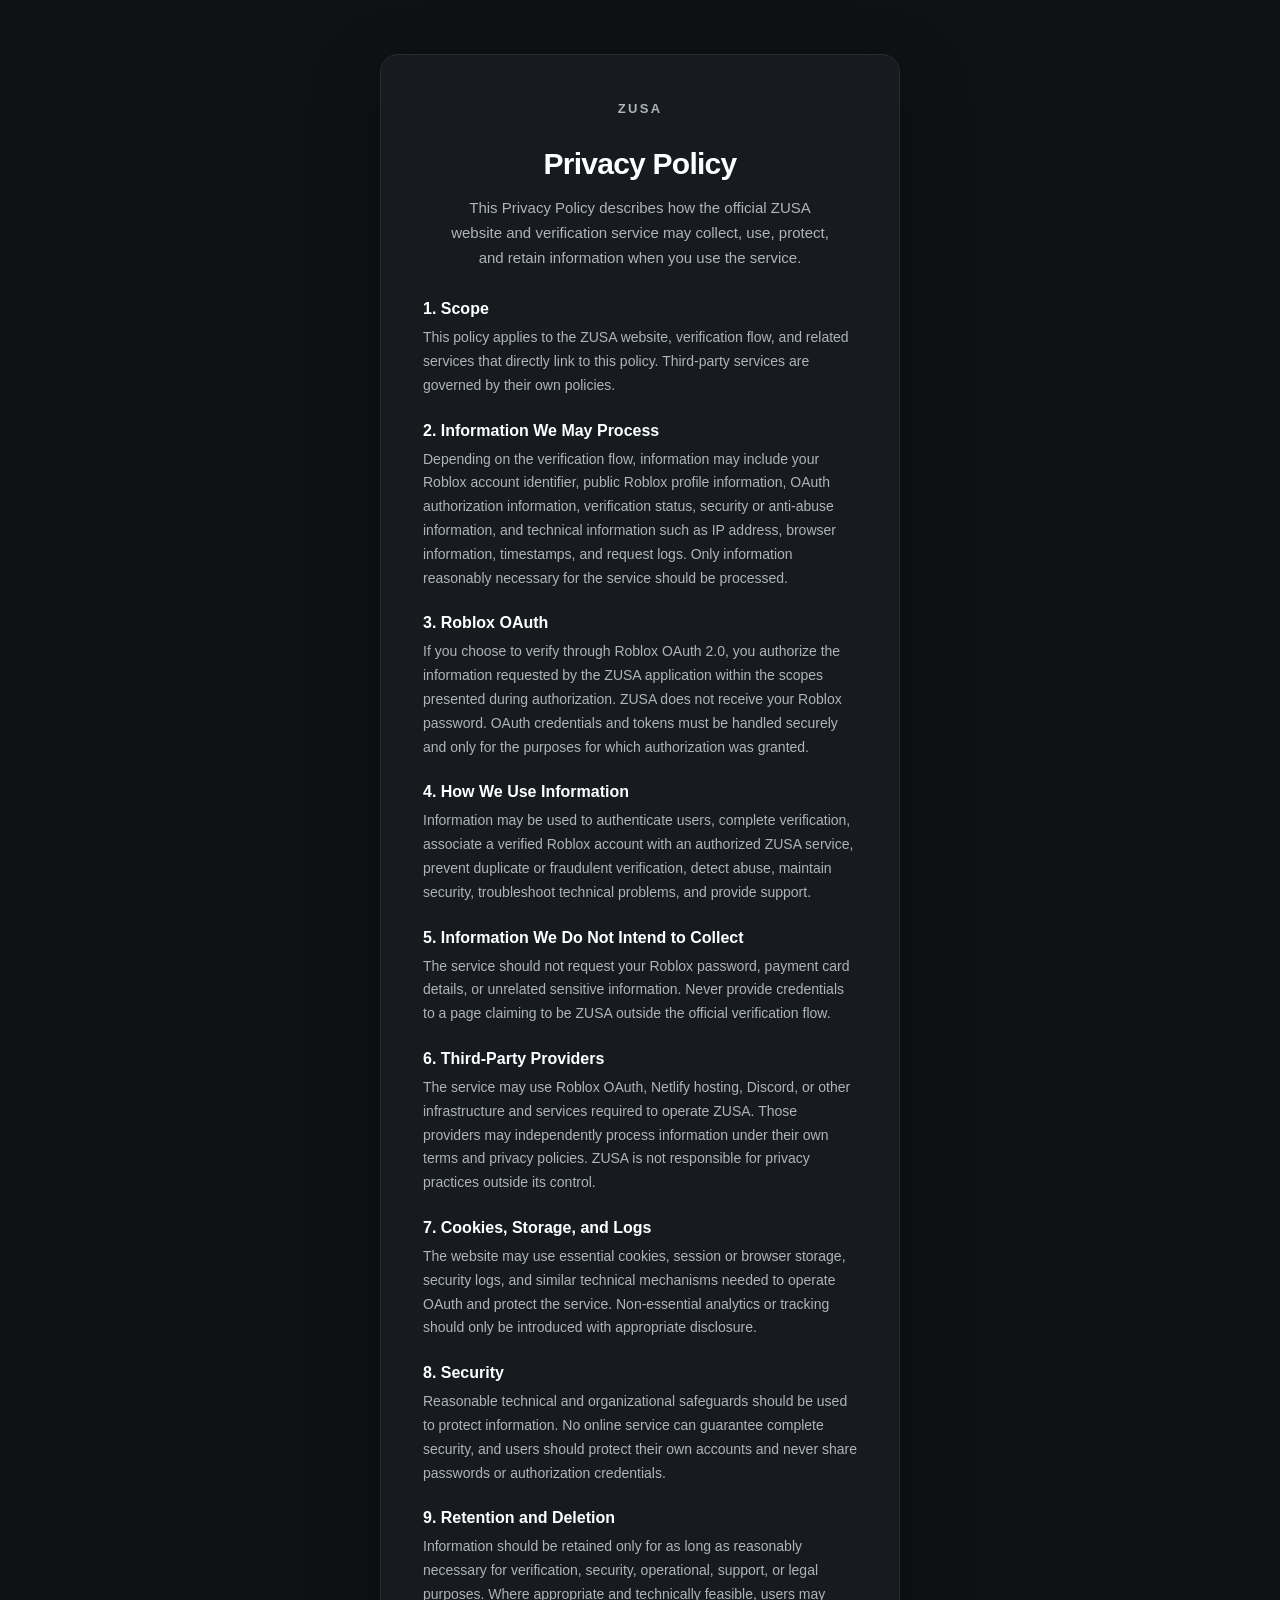
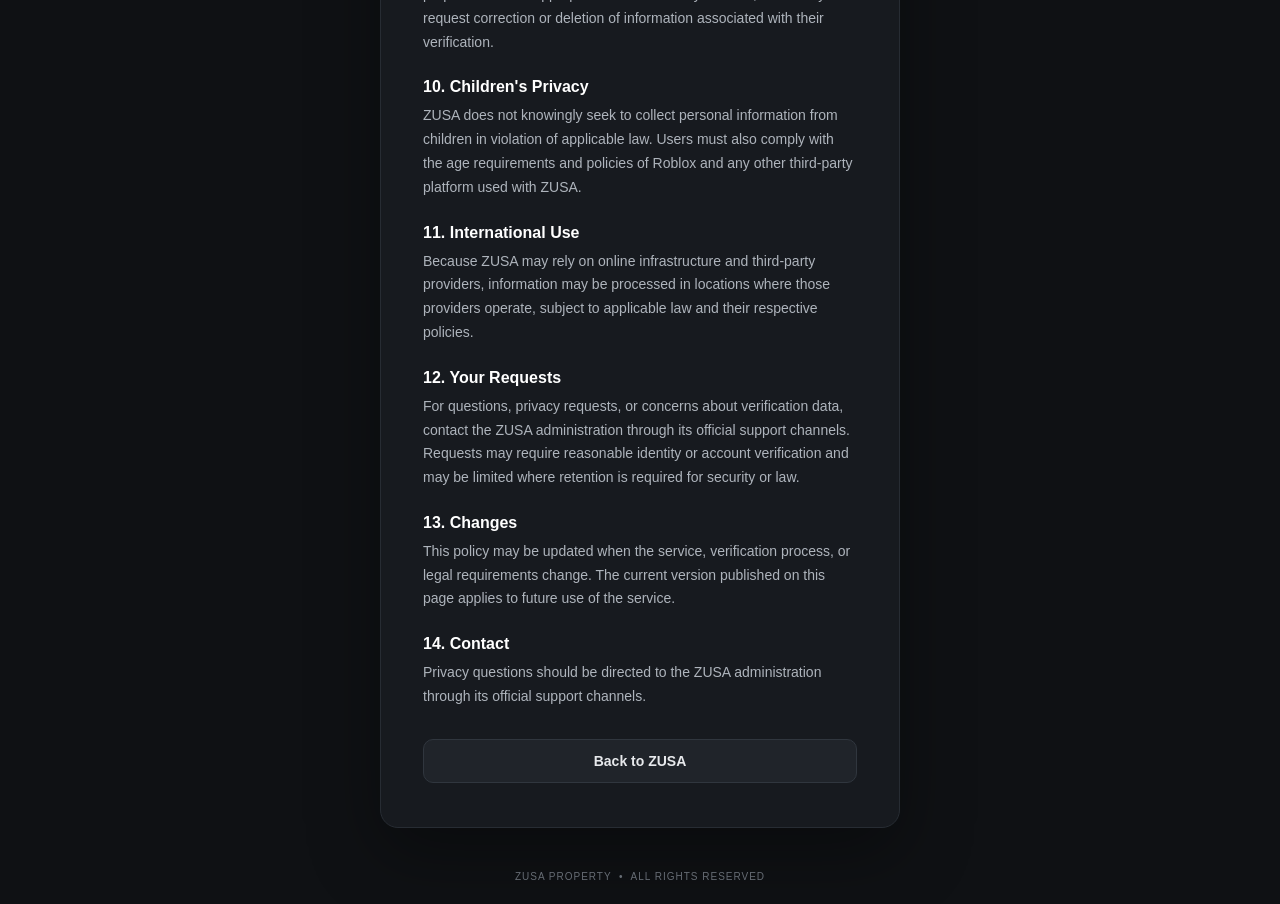
<file: public/privacy-policy/index.html>
<!DOCTYPE html>
<html lang="en">
<head>
  <meta charset="UTF-8">
  <meta name="viewport" content="width=device-width, initial-scale=1.0">
  <meta name="theme-color" content="#0f1114">
  <meta name="description" content="ZUSA Privacy Policy">
  <title>ZUSA | Privacy Policy</title>
  <link rel="stylesheet" href="../style.css">
</head>
<body>
  <main class="page page-top">
    <section class="legal-card">
      <div class="brand">ZUSA</div>
      <h1>Privacy Policy</h1>
      <p class="legal-intro">This Privacy Policy describes how the official ZUSA website and verification service may collect, use, protect, and retain information when you use the service.</p>
      <div class="legal-content">
        <h2>1. Scope</h2>
        <p>This policy applies to the ZUSA website, verification flow, and related services that directly link to this policy. Third-party services are governed by their own policies.</p>
        <h2>2. Information We May Process</h2>
        <p>Depending on the verification flow, information may include your Roblox account identifier, public Roblox profile information, OAuth authorization information, verification status, security or anti-abuse information, and technical information such as IP address, browser information, timestamps, and request logs. Only information reasonably necessary for the service should be processed.</p>
        <h2>3. Roblox OAuth</h2>
        <p>If you choose to verify through Roblox OAuth 2.0, you authorize the information requested by the ZUSA application within the scopes presented during authorization. ZUSA does not receive your Roblox password. OAuth credentials and tokens must be handled securely and only for the purposes for which authorization was granted.</p>
        <h2>4. How We Use Information</h2>
        <p>Information may be used to authenticate users, complete verification, associate a verified Roblox account with an authorized ZUSA service, prevent duplicate or fraudulent verification, detect abuse, maintain security, troubleshoot technical problems, and provide support.</p>
        <h2>5. Information We Do Not Intend to Collect</h2>
        <p>The service should not request your Roblox password, payment card details, or unrelated sensitive information. Never provide credentials to a page claiming to be ZUSA outside the official verification flow.</p>
        <h2>6. Third-Party Providers</h2>
        <p>The service may use Roblox OAuth, Netlify hosting, Discord, or other infrastructure and services required to operate ZUSA. Those providers may independently process information under their own terms and privacy policies. ZUSA is not responsible for privacy practices outside its control.</p>
        <h2>7. Cookies, Storage, and Logs</h2>
        <p>The website may use essential cookies, session or browser storage, security logs, and similar technical mechanisms needed to operate OAuth and protect the service. Non-essential analytics or tracking should only be introduced with appropriate disclosure.</p>
        <h2>8. Security</h2>
        <p>Reasonable technical and organizational safeguards should be used to protect information. No online service can guarantee complete security, and users should protect their own accounts and never share passwords or authorization credentials.</p>
        <h2>9. Retention and Deletion</h2>
        <p>Information should be retained only for as long as reasonably necessary for verification, security, operational, support, or legal purposes. Where appropriate and technically feasible, users may request correction or deletion of information associated with their verification.</p>
        <h2>10. Children's Privacy</h2>
        <p>ZUSA does not knowingly seek to collect personal information from children in violation of applicable law. Users must also comply with the age requirements and policies of Roblox and any other third-party platform used with ZUSA.</p>
        <h2>11. International Use</h2>
        <p>Because ZUSA may rely on online infrastructure and third-party providers, information may be processed in locations where those providers operate, subject to applicable law and their respective policies.</p>
        <h2>12. Your Requests</h2>
        <p>For questions, privacy requests, or concerns about verification data, contact the ZUSA administration through its official support channels. Requests may require reasonable identity or account verification and may be limited where retention is required for security or law.</p>
        <h2>13. Changes</h2>
        <p>This policy may be updated when the service, verification process, or legal requirements change. The current version published on this page applies to future use of the service.</p>
        <h2>14. Contact</h2>
        <p>Privacy questions should be directed to the ZUSA administration through its official support channels.</p>
      </div>
      <a class="secondary-button" href="../">Back to ZUSA</a>
    </section>
    <footer class="rights">ZUSA Property &nbsp;•&nbsp; All Rights Reserved</footer>
  </main>
</body>
</html>
</file>
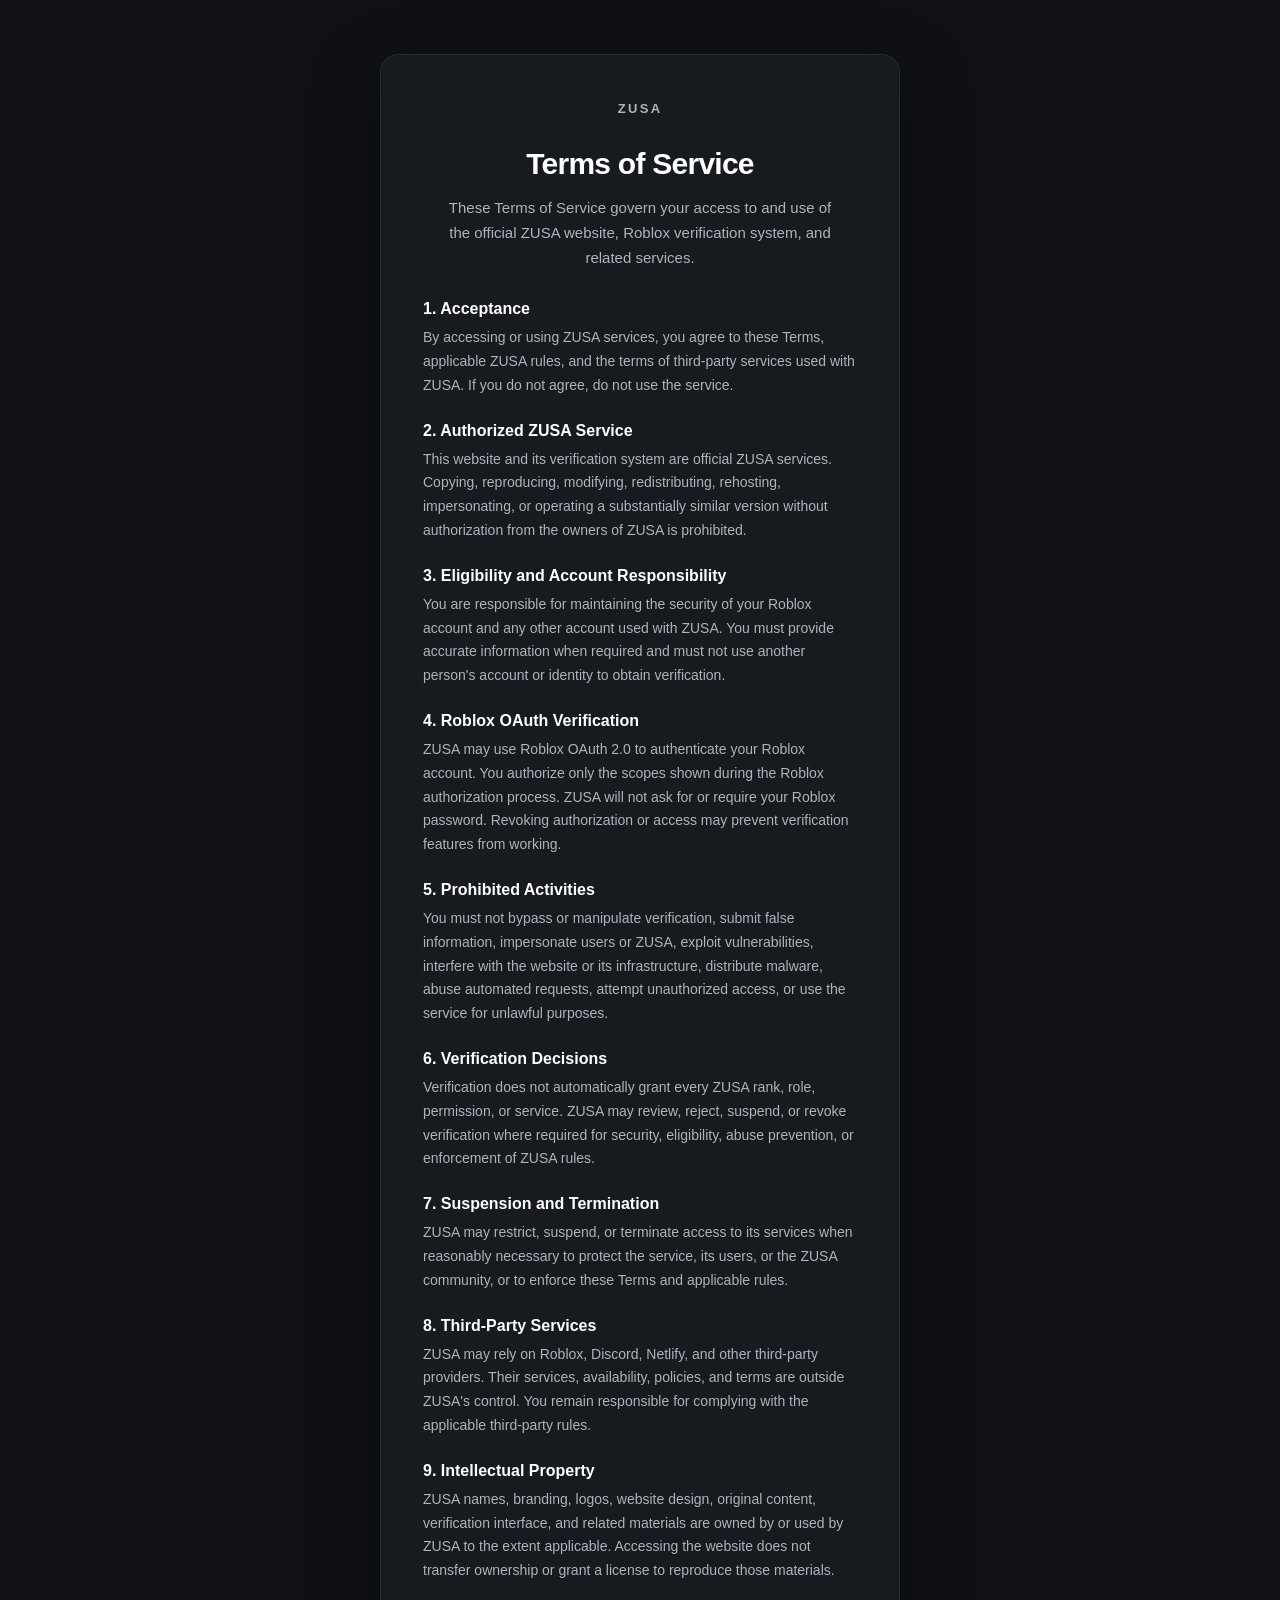
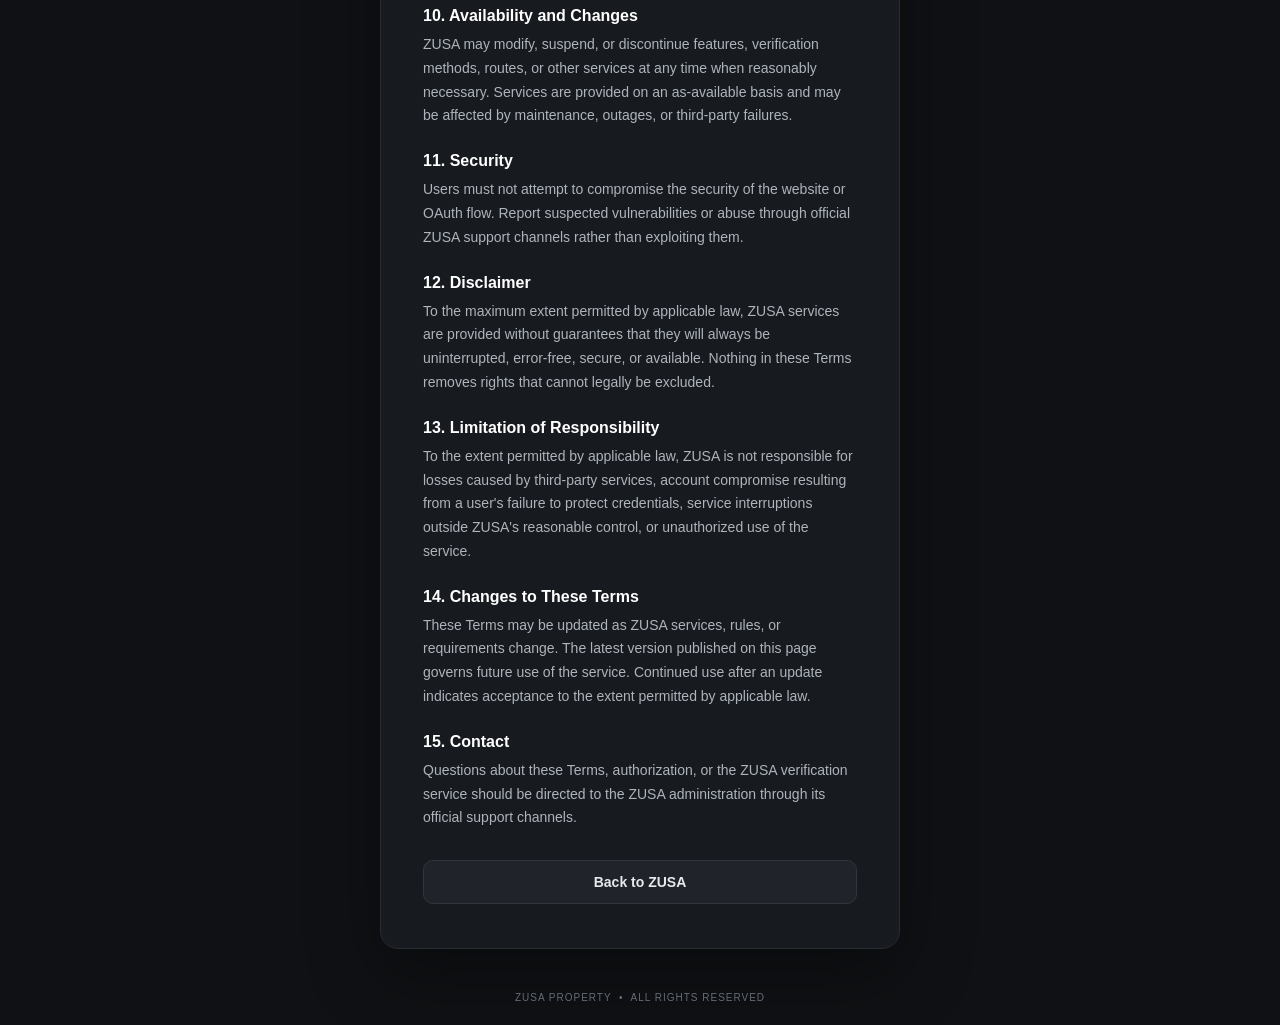
<file: public/terms-of-service/index.html>
<!DOCTYPE html>
<html lang="en">
<head>
  <meta charset="UTF-8">
  <meta name="viewport" content="width=device-width, initial-scale=1.0">
  <meta name="theme-color" content="#0f1114">
  <meta name="description" content="ZUSA Terms of Service">
  <title>ZUSA | Terms of Service</title>
  <link rel="stylesheet" href="../style.css">
</head>
<body>
  <main class="page page-top">
    <section class="legal-card">
      <div class="brand">ZUSA</div>
      <h1>Terms of Service</h1>
      <p class="legal-intro">These Terms of Service govern your access to and use of the official ZUSA website, Roblox verification system, and related services.</p>
      <div class="legal-content">
        <h2>1. Acceptance</h2>
        <p>By accessing or using ZUSA services, you agree to these Terms, applicable ZUSA rules, and the terms of third-party services used with ZUSA. If you do not agree, do not use the service.</p>
        <h2>2. Authorized ZUSA Service</h2>
        <p>This website and its verification system are official ZUSA services. Copying, reproducing, modifying, redistributing, rehosting, impersonating, or operating a substantially similar version without authorization from the owners of ZUSA is prohibited.</p>
        <h2>3. Eligibility and Account Responsibility</h2>
        <p>You are responsible for maintaining the security of your Roblox account and any other account used with ZUSA. You must provide accurate information when required and must not use another person's account or identity to obtain verification.</p>
        <h2>4. Roblox OAuth Verification</h2>
        <p>ZUSA may use Roblox OAuth 2.0 to authenticate your Roblox account. You authorize only the scopes shown during the Roblox authorization process. ZUSA will not ask for or require your Roblox password. Revoking authorization or access may prevent verification features from working.</p>
        <h2>5. Prohibited Activities</h2>
        <p>You must not bypass or manipulate verification, submit false information, impersonate users or ZUSA, exploit vulnerabilities, interfere with the website or its infrastructure, distribute malware, abuse automated requests, attempt unauthorized access, or use the service for unlawful purposes.</p>
        <h2>6. Verification Decisions</h2>
        <p>Verification does not automatically grant every ZUSA rank, role, permission, or service. ZUSA may review, reject, suspend, or revoke verification where required for security, eligibility, abuse prevention, or enforcement of ZUSA rules.</p>
        <h2>7. Suspension and Termination</h2>
        <p>ZUSA may restrict, suspend, or terminate access to its services when reasonably necessary to protect the service, its users, or the ZUSA community, or to enforce these Terms and applicable rules.</p>
        <h2>8. Third-Party Services</h2>
        <p>ZUSA may rely on Roblox, Discord, Netlify, and other third-party providers. Their services, availability, policies, and terms are outside ZUSA's control. You remain responsible for complying with the applicable third-party rules.</p>
        <h2>9. Intellectual Property</h2>
        <p>ZUSA names, branding, logos, website design, original content, verification interface, and related materials are owned by or used by ZUSA to the extent applicable. Accessing the website does not transfer ownership or grant a license to reproduce those materials.</p>
        <h2>10. Availability and Changes</h2>
        <p>ZUSA may modify, suspend, or discontinue features, verification methods, routes, or other services at any time when reasonably necessary. Services are provided on an as-available basis and may be affected by maintenance, outages, or third-party failures.</p>
        <h2>11. Security</h2>
        <p>Users must not attempt to compromise the security of the website or OAuth flow. Report suspected vulnerabilities or abuse through official ZUSA support channels rather than exploiting them.</p>
        <h2>12. Disclaimer</h2>
        <p>To the maximum extent permitted by applicable law, ZUSA services are provided without guarantees that they will always be uninterrupted, error-free, secure, or available. Nothing in these Terms removes rights that cannot legally be excluded.</p>
        <h2>13. Limitation of Responsibility</h2>
        <p>To the extent permitted by applicable law, ZUSA is not responsible for losses caused by third-party services, account compromise resulting from a user's failure to protect credentials, service interruptions outside ZUSA's reasonable control, or unauthorized use of the service.</p>
        <h2>14. Changes to These Terms</h2>
        <p>These Terms may be updated as ZUSA services, rules, or requirements change. The latest version published on this page governs future use of the service. Continued use after an update indicates acceptance to the extent permitted by applicable law.</p>
        <h2>15. Contact</h2>
        <p>Questions about these Terms, authorization, or the ZUSA verification service should be directed to the ZUSA administration through its official support channels.</p>
      </div>
      <a class="secondary-button" href="../">Back to ZUSA</a>
    </section>
    <footer class="rights">ZUSA Property &nbsp;•&nbsp; All Rights Reserved</footer>
  </main>
</body>
</html>
</file>
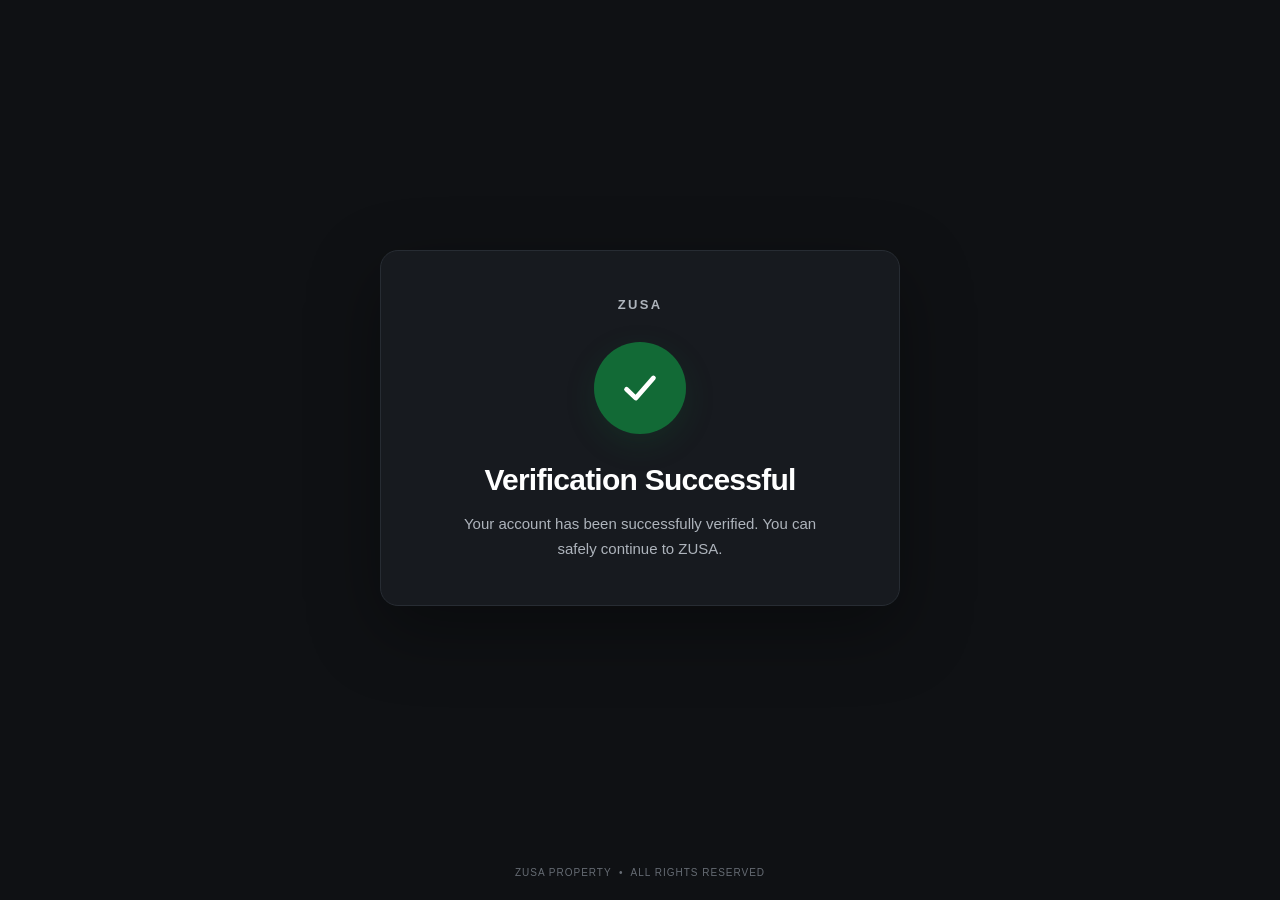
<file: public/verification/index.html>
<!DOCTYPE html>
<html lang="en">
<head>
  <meta charset="UTF-8">
  <meta name="viewport" content="width=device-width, initial-scale=1.0">
  <meta name="theme-color" content="#0f1114">
  <meta name="description" content="ZUSA account verification">
  <title>ZUSA | Verification Successful</title>
  <link rel="stylesheet" href="../style.css">
</head>
<body>
  <main class="page">
    <section class="verification-card" aria-labelledby="verification-title">
      <div class="brand">ZUSA</div>
      <div class="success-icon" aria-label="Verification successful" role="img">
        <svg viewBox="0 0 64 64" aria-hidden="true"><path d="M16 33.5 27 44l21-24" /></svg>
      </div>
      <h1 id="verification-title">Verification Successful</h1>
      <p class="message">Your account has been successfully verified. You can safely continue to ZUSA.</p>
    </section>
    <footer class="rights">ZUSA Property &nbsp;•&nbsp; All Rights Reserved</footer>
  </main>
</body>
</html>
</file>
<file: public/style.css>
* { box-sizing: border-box; }

html, body { width: 100%; min-height: 100%; margin: 0; }

body {
  min-height: 100vh;
  background: #0f1114;
  color: #f7f8fa;
  font-family: Inter, ui-sans-serif, -apple-system, BlinkMacSystemFont, "Segoe UI", Roboto, Helvetica, Arial, sans-serif;
  -webkit-font-smoothing: antialiased;
}

.page {
  min-height: 100vh;
  display: flex;
  flex-direction: column;
  align-items: center;
  justify-content: center;
  position: relative;
  padding: 32px 20px 76px;
}

.page-top { justify-content: flex-start; padding-top: 54px; }

.verification-card, .legal-card {
  width: min(100%, 520px);
  padding: 46px 42px 44px;
  text-align: center;
  background: #171a1f;
  border: 1px solid #272c33;
  border-radius: 18px;
  box-shadow: 0 24px 70px rgba(0, 0, 0, 0.35);
}

.legal-card { text-align: left; }
.legal-card .brand, .legal-card h1, .legal-card .legal-intro { text-align: center; }

.brand {
  margin-bottom: 30px;
  color: #aeb4bc;
  font-size: 13px;
  font-weight: 700;
  letter-spacing: .18em;
}

.success-icon, .portal-icon {
  width: 92px; height: 92px; margin: 0 auto 28px;
  display: grid; place-items: center; border-radius: 50%;
  background: #126a36; box-shadow: 0 10px 30px rgba(18,106,54,.2);
}

.portal-icon { color: #fff; font-size: 38px; font-weight: 800; }

.success-icon svg { width: 54px; height: 54px; fill: none; stroke: #fff; stroke-width: 5.5; stroke-linecap: round; stroke-linejoin: round; }

h1 { margin: 0; color: #fff; font-size: clamp(25px,5vw,30px); line-height: 1.2; font-weight: 650; letter-spacing: -.025em; }

.message, .legal-intro { max-width: 390px; margin: 14px auto 0; color: #aeb4bc; font-size: 15px; line-height: 1.65; }

.route-buttons { display: grid; gap: 10px; margin-top: 28px; }

.primary-button, .secondary-button {
  display: block; width: 100%; padding: 13px 18px; border-radius: 10px;
  text-align: center; text-decoration: none; font-size: 14px; font-weight: 650;
  transition: transform .15s ease, background .15s ease, border-color .15s ease;
}

.primary-button { background: #126a36; border: 1px solid #1b8044; color: #fff; }
.secondary-button { background: #20242a; border: 1px solid #30363e; color: #e7e9ec; }
.primary-button:hover, .secondary-button:hover { transform: translateY(-1px); }

.legal-links { margin-top: 24px; display: flex; justify-content: center; gap: 10px; color: #666c74; font-size: 11px; }
.legal-links a { color: #8f969f; text-decoration: none; }
.legal-links a:hover { color: #fff; }

.legal-content { margin-top: 30px; }
.legal-content h2 { margin: 24px 0 8px; color: #fff; font-size: 16px; }
.legal-content p { margin: 0; color: #aeb4bc; font-size: 14px; line-height: 1.7; }
.legal-card > .secondary-button { margin-top: 30px; }

.rights { position: absolute; bottom: 22px; width: 100%; padding: 0 20px; text-align: center; color: #666c74; font-size: 10px; font-weight: 500; letter-spacing: .1em; text-transform: uppercase; }

@media (max-width: 520px) {
  .page { padding: 22px 16px 68px; }
  .page-top { padding-top: 28px; }
  .verification-card, .legal-card { padding: 38px 24px 36px; border-radius: 16px; }
  .success-icon, .portal-icon { width: 82px; height: 82px; margin-bottom: 24px; }
  .success-icon svg { width: 48px; height: 48px; }
  .message, .legal-intro, .legal-content p { font-size: 14px; }
}
</file>
